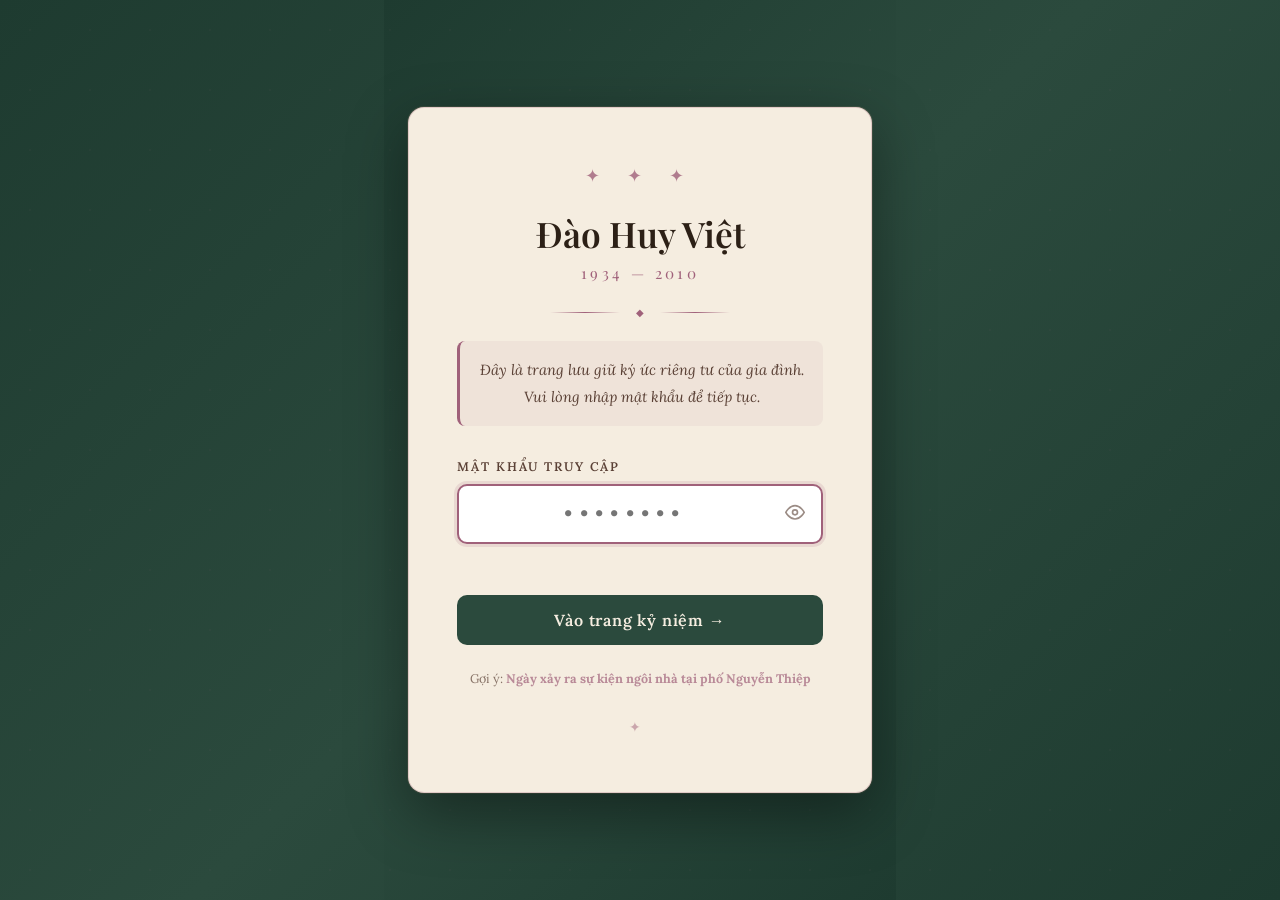
<file: index.html>
<!DOCTYPE html>
<html lang="vi">
<head>
    <meta charset="UTF-8">
    <meta name="viewport" content="width=device-width, initial-scale=1.0">
    <title>Kỷ Niệm Về Ông Nội Đào Huy Việt (1934 – 2010)</title>
    <meta name="description" content="Trang web lưu giữ kỷ niệm, hình ảnh và những dấu mốc cuộc đời của Ông nội Đào Huy Việt (1934 - 2010) qua từng giai đoạn lịch sử.">
    
    <!-- Google Fonts -->
    <link rel="preconnect" href="https://fonts.googleapis.com">
    <link rel="preconnect" href="https://fonts.gstatic.com" crossorigin>
    <link href="https://fonts.googleapis.com/css2?family=Dancing+Script:wght@500;600;700&family=Lora:ital,wght@0,400;0,500;0,600;0,700;1,400;1,500&family=Playfair+Display:ital,wght@0,400;0,500;0,600;0,700;1,400;1,600&display=swap" rel="stylesheet">
    
    <!-- Main Stylesheet -->
    <link rel="stylesheet" href="css/style.css">
</head>
<body>
<script>
  if (sessionStorage.getItem('dhv_auth') !== 'ok') {
    window.location.replace('password.html');
  }
</script>

    <!-- Hero Section -->
    <header id="hero" class="hero">
        <div class="hero-overlay"></div>
        <div class="hero-content">
            <div class="hero-ornament top">✦ ✦ ✦</div>
            
            <h1 class="hero-title">Đào Huy Việt</h1>
            <p class="hero-years">1934 — 2010</p>
            
            <div class="hero-divider">
                <span class="divider-line"></span>
                <span class="divider-diamond">◆</span>
                <span class="divider-line"></span>
            </div>
            
            <h2 class="hero-subtitle">Người Cha, Người Ông Kính Yêu</h2>
            
            <div class="hero-dedication">
                <p>“Con cháu về sau sẽ luôn nhớ đến ông.</p>
                <p>Hình ảnh và những lời dạy của ông vẫn luôn </p>
                <p>sống mãi trong tâm trí và trái tim của con cháu về sau.”</p>
            </div>
            
            <div class="hero-actions">
                <a href="#intro-section" class="btn btn-primary">
                    <span>Đọc Về Mục Đích & Giới Thiệu</span>
                    <svg width="18" height="18" viewBox="0 0 24 24" fill="none" stroke="currentColor" stroke-width="2"><path d="M7 13l5 5 5-5M7 6l5 5 5-5"/></svg>
                </a>
                <a href="#timeline-content" class="btn btn-secondary">
                    <span>Xem Các Mốc Kỷ Niệm</span>
                </a>
            </div>
            
            <div class="hero-ornament bottom">✦</div>
        </div>
        
        <div class="scroll-indicator" id="scroll-indicator">
            <span class="scroll-text">Khám phá hành trình</span>
            <div class="scroll-arrow">
                <svg width="24" height="24" viewBox="0 0 24 24" fill="none" stroke="currentColor" stroke-width="2">
                    <path d="M12 5v14M5 12l7 7 7-7"/>
                </svg>
            </div>
        </div>
    </header>

    <!-- Navigation Bar (Sticky) -->
    <nav id="main-nav" class="main-nav">
        <div class="nav-inner">
            <a href="#hero" class="nav-brand">
                <span class="brand-sub">Kỷ niệm</span>
                <span class="brand-main"> về ông Việt </span>
            </a>
            
            <button class="nav-toggle" aria-label="Mở menu điều hướng" id="nav-toggle">
                <span></span>
                <span></span>
                <span></span>
            </button>
            
            <ul class="nav-links" id="nav-links">
                <!-- Dynamically populated by app.js -->
            </ul>
        </div>
    </nav>

    <!-- Introduction & Purpose Section -->
    <section id="intro-section" class="intro-section">
        <div class="section-inner">
            <div class="intro-card fade-in">
                <div class="intro-badge">Giới thiệu & Mục đích</div>
                <h2 class="intro-heading">Nơi Lưu Giữ Những Ký Ức Vô Giá Về Ông Nội</h2>
                <div class="intro-text">
                    <p>
                        Trang web này được xây dựng với tâm nguyện chân thành và thiêng liêng: 
                        <strong>làm nơi lưu trữ trọn vẹn những ký ức, tư liệu hình ảnh và câu chuyện cuộc đời của Ông nội – Đào Huy Việt (1934 – 2010)</strong>.
                    </p>
                    <p>
                        Sinh ra tại Hà Nội trong những năm tháng đất nước còn chìm trong khói lửa chiến tranh, Ông đã trải qua thời thơ ấu gian lao, tự lập từ năm 13 tuổi, học nghề cơ khí đúc tiện, phụ giúp nuôi gia đình đông con, và rồi kiên cường ở lại Thủ đô gìn giữ mái ấm khi gia đình phân ly năm 1954. Suốt hơn 34 năm tận tụy cống hiến cho ngành kỹ thuật quân sự quốc phòng, xây dựng tổ ấm hạnh phúc cùng Bà nội Nguyễn Thị Hợp, cho đến những năm tháng tuổi già an yên bế bồng, chở che đàn con đàn cháu.
                    </p>
                    <p class="intro-highlight">
                        <em>“Mỗi bức ảnh, mỗi dòng ghi chú trong cuốn Photobook này là một mảnh ghép của lịch sử, của tình thân gia đình, để các thế hệ con cháu hôm nay và mai sau luôn nhớ về nguồn cội, tự hào và noi gương sống của Ông.”</em>
                    </p>
                </div>

                <!-- 5 Life Stages Navigation Cards -->
                <div class="stages-overview">
                    <h3 class="stages-title">Năm Giai Đoạn Cuộc Đời</h3>
                    <div class="stages-grid" id="stages-grid">
                        <a href="#section-P1" class="stage-card">
                            <div class="stage-icon">🌱</div>
                            <div class="stage-badge">Giai đoạn 1</div>
                            <h4 class="stage-name">Thời Tuổi Trẻ & 34 Năm Công Tác</h4>
                            <p class="stage-years">1934 — 1988</p>
                            <span class="stage-desc">Gia thế, học nghề đúc, thử thách chia ly 1954 và 34 năm cống hiến cho Quân đội</span>
                        </a>
                        
                        <a href="#section-P2" class="stage-card">
                            <div class="stage-icon">💒</div>
                            <div class="stage-badge">Giai đoạn 2</div>
                            <h4 class="stage-name">Lập Gia Đình & Xây Đắp Mái Ấm</h4>
                            <p class="stage-years">1955 — 2001</p>
                            <span class="stage-desc">Mối tình cùng Bà Hợp, đám cưới phố cổ 1957, sinh 3 con, ngày đại đoàn tụ 1976</span>
                        </a>
                        
                        <a href="#section-P3" class="stage-card">
                            <div class="stage-icon">👶</div>
                            <div class="stage-badge">Giai đoạn 3</div>
                            <h4 class="stage-name">Vui Vầy Bên Con Cháu (Phần 1)</h4>
                            <p class="stage-years">2002 — 2007</p>
                            <span class="stage-desc">Đón các cháu ngoại, cháu nội về nước, sinh nhật, những chuyến đi chơi đầy ắp tiếng cười</span>
                        </a>
                        
                        <a href="#section-P4" class="stage-card">
                            <div class="stage-icon">🎈</div>
                            <div class="stage-badge">Giai đoạn 4</div>
                            <h4 class="stage-name">Vui Vầy Bên Con Cháu (Phần 2)</h4>
                            <p class="stage-years">2008 — 2010</p>
                            <span class="stage-desc">Kỷ niệm sinh nhật, công viên Thủ Lệ, khu sinh thái Cọ Xanh, tình yêu thương vô bờ</span>
                        </a>
                        
                        <a href="#section-P5" class="stage-card">
                            <div class="stage-icon">🏠</div>
                            <div class="stage-badge">Giai đoạn 5</div>
                            <h4 class="stage-name">Với Họ Hàng & Những Ngôi Nhà Kỷ Niệm</h4>
                            <p class="stage-years">Đa thời kỳ (1966 — 2020)</p>
                            <span class="stage-desc">Bom Mỹ dội Nguyễn Thiếp 1966, thoát chết gang tấc, xây lại nhà và những lần chuyển tổ ấm</span>
                        </a>
                    </div>
                </div>

                <!-- Fast Milestone Bar -->
                <div class="milestones-bar">
                    <span class="milestones-label">Mốc sự kiện nhanh:</span>
                    <div class="milestones-tags">
                        <span class="m-tag" onclick="scrollToYear('1934')">1934</span>
                        <span class="m-tag" onclick="scrollToYear('1949')">1949</span>
                        <span class="m-tag" onclick="scrollToYear('1954')">1954</span>
                        <span class="m-tag" onclick="scrollToYear('1957')">1957</span>
                        <span class="m-tag" onclick="scrollToYear('1966')">1966</span>
                        <span class="m-tag" onclick="scrollToYear('1976')">1976</span>
                        <span class="m-tag" onclick="scrollToYear('1982')">1982</span>
                        <span class="m-tag" onclick="scrollToYear('1989')">1989</span>
                        <span class="m-tag" onclick="scrollToYear('1991')">1991</span>
                        <span class="m-tag" onclick="scrollToYear('1997')">1997</span>
                        <span class="m-tag" onclick="scrollToYear('2002')">2002</span>
                        <span class="m-tag" onclick="scrollToYear('2005')">2005</span>
                        <span class="m-tag" onclick="scrollToYear('2008')">2008</span>
                        <span class="m-tag" onclick="scrollToYear('2010')">2010</span>
                    </div>
                </div>

            </div>
        </div>
    </section>

    <!-- Main Timeline Container -->
    <main id="timeline-content">
        <!-- Will be rendered dynamically by app.js from window.MEMORIAL_DATA -->
        <div class="timeline-loading">
            <div class="spinner"></div>
            <p>Đang tải toàn bộ dữ liệu kỷ niệm và 238 hình ảnh...</p>
        </div>
    </main>

    <!-- Lời Tri Ân – Hà Nội, 2020 (Được chuyển vào cuối trang theo yêu cầu) -->
    <section id="closing-memorial" class="closing-memorial">
        <div class="section-inner">
            <div class="closing-card fade-in">
                <div class="closing-ornament">✦ ✦ ✦</div>
                <h2 class="closing-city-year">Hà Nội — 2020</h2>
                <div class="closing-divider">
                    <span class="divider-line"></span>
                    <span class="divider-diamond">◆</span>
                    <span class="divider-line"></span>
                </div>
                <div class="closing-dedication">
                    <p class="closing-line">Cuốn album này như một sự tri ân, tưởng nhớ</p>
                    <p class="closing-line">Người cha, Người ông thân yêu của chúng tôi.</p>
                    <p class="closing-line highlight">Ông đã đi xa 10 năm,</p>
                    <p class="closing-line">nhưng hình ảnh và tình yêu thương của Ông</p>
                    <p class="closing-line">vẫn còn đầy ắp trong tâm trí chúng tôi.</p>
                </div>
                <div class="closing-ornament bottom">✦</div>
            </div>
        </div>
    </section>

    <!-- Lightbox Modal -->
    <div id="lightbox" class="lightbox" role="dialog" aria-modal="true" aria-label="Xem ảnh phóng to">
        <button class="lightbox-close" id="lightbox-close" aria-label="Đóng">&times;</button>
        <button class="lightbox-prev" id="lightbox-prev" aria-label="Ảnh trước">
            <svg width="28" height="28" viewBox="0 0 24 24" fill="none" stroke="currentColor" stroke-width="2">
                <path d="M15 18l-6-6 6-6"/>
            </svg>
        </button>
        <button class="lightbox-next" id="lightbox-next" aria-label="Ảnh sau">
            <svg width="28" height="28" viewBox="0 0 24 24" fill="none" stroke="currentColor" stroke-width="2">
                <path d="M9 18l6-6-6-6"/>
            </svg>
        </button>
        
        <div class="lightbox-content">
            <div class="lightbox-img-wrapper">
                <img id="lightbox-img" src="" alt="Ảnh kỷ niệm">
            </div>
            <div class="lightbox-info">
                <div id="lightbox-counter" class="lightbox-counter">1 / 238</div>
                <div id="lightbox-caption" class="lightbox-caption"></div>
            </div>
        </div>
    </div>

    <!-- Music Player (Floating in bottom-right) -->
    <div id="music-player" class="music-player" title="Bản nhạc tưởng nhớ: https://www.youtube.com/watch?v=SgUHZ_G9uCA">
        <button id="music-toggle" class="music-toggle" aria-label="Bật / Tắt nhạc">
            <svg class="icon-play" width="22" height="22" viewBox="0 0 24 24" fill="currentColor">
                <path d="M8 5v14l11-7z"/>
            </svg>
            <svg class="icon-pause" width="22" height="22" viewBox="0 0 24 24" fill="currentColor" style="display:none;">
                <path d="M6 19h4V5H6v14zm8-14v14h4V5h-4z"/>
            </svg>
        </button>
        <div class="music-info">
            <span class="music-title">BẤM VÀO ĐÂY</span>
            <div class="music-visualizer">
                <span class="bar"></span>
                <span class="bar"></span>
                <span class="bar"></span>
                <span class="bar"></span>
            </div>
        </div>
    </div>

    <!-- YouTube Hidden Player Container -->
    <div id="yt-player-container" style="position:fixed;top:-9999px;left:-9999px;width:1px;height:1px;overflow:hidden;opacity:0;pointer-events:none;">
        <div id="yt-player"></div>
    </div>

    <!-- Site Footer -->
    <footer class="site-footer">
        <div class="footer-content">
            <div class="footer-ornament">✦ ✦ ✦</div>
            <p class="footer-location">Hà Nội, 2020</p>
            <p class="footer-love">“Với tất cả lòng biết ơn và tình yêu thương vô bờ”</p>
            <div class="footer-divider">
                <span class="divider-line"></span>
                <span class="divider-diamond">◆</span>
                <span class="divider-line"></span>
            </div>
            <p class="footer-name">Kính dâng Ông nội Đào Huy Việt (1934 – 2010)</p>
            <p class="footer-family">Gia đình các con: Khánh Hòa, Kim Chi, Đình Khả cùng các cháu: Ngân, Cúc, Trang, Đức Anh kính lập</p>
        </div>
    </footer>

    <!-- Scripts: First load inline/bundled data, then app logic -->
    <script src="js/data.js"></script>
    <script src="js/app.js"></script>
</body>
</html>
</file>
<file: css/style.css>
/* =============================================
   MEMORIAL – Đào Huy Việt (1934-2010)
   Palette: Thập niên 90 (Dusty Rose + Forest Green + Warm Parchment)
   ============================================= */

/* === RESET & BASE === */
*, *::before, *::after { margin: 0; padding: 0; box-sizing: border-box; }

:root {
    /* 90s palette: warm parchment bg + dusty mauve accent + forest green dark */
    --bg-primary:  #F2EBD9;
    --bg-alt:      #E8DFC9;
    --bg-card:     #FBF7EF;
    --bg-dark:     #2B4A3D;
    --text-primary:   #2C2016;
    --text-secondary: #5A4035;
    --text-light:     #8A6E60;
    --accent:         #A0617A;
    --accent-dark:    #7D4A5E;
    --accent-muted:   #906070;
    --timeline-line:  #C8A898;
    --gold-light:     #C9A880;
    --cream:          #F5EDE0;
    --shadow-soft:    rgba(43, 74, 61, 0.07);
    --shadow-medium:  rgba(43, 74, 61, 0.15);
    --shadow-deep:    rgba(43, 74, 61, 0.26);
    --font-heading:   'Playfair Display', Georgia, serif;
    --font-body:      'Lora', Georgia, serif;
    --font-deco:      'Dancing Script', cursive;
    --max-w: 1200px;
    --tr: 0.3s ease;
}

html { scroll-behavior: smooth; font-size: 16px; }

body {
    font-family: var(--font-body);
    color: var(--text-primary);
    background: var(--bg-primary);
    line-height: 1.8;
    -webkit-font-smoothing: antialiased;
    overflow-x: hidden;
}

img { max-width: 100%; height: auto; display: block; }

/* === HERO === */
.hero {
    position: relative;
    min-height: 92vh;
    display: flex; align-items: center; justify-content: center;
    background: linear-gradient(135deg, #1E3B30 0%, #2B4A3D 40%, #3A5E50 60%, #2B4A3D 80%, #1E3B30 100%);
    overflow: hidden;
    padding: 4rem 1.5rem 5rem;
}

.hero::before {
    content: '';
    position: absolute; inset: 0;
    background:
        radial-gradient(ellipse at 20% 50%, rgba(160,97,122,.2) 0%, transparent 50%),
        radial-gradient(ellipse at 80% 50%, rgba(160,97,122,.13) 0%, transparent 50%);
    pointer-events: none;
}

.hero-overlay {
    position: absolute; inset: 0;
    background: url("data:image/svg+xml,%3Csvg width='60' height='60' viewBox='0 0 60 60' xmlns='http://www.w3.org/2000/svg'%3E%3Cg fill='%23A0617A' fill-opacity='0.05'%3E%3Ccircle cx='30' cy='30' r='1'/%3E%3C/g%3E%3C/svg%3E");
    pointer-events: none;
}

.hero-content {
    position: relative; z-index: 2;
    text-align: center; padding: 2.5rem 1.5rem;
    max-width: 820px;
    animation: fadeInUp 1.2s ease-out;
}

.hero-ornament { color: var(--accent); font-size: 1.3rem; letter-spacing: .8rem; opacity: .85; margin-bottom: 1.2rem; }
.hero-ornament.bottom { margin: 2.2rem 0 0; }

.hero-title {
    font-family: var(--font-heading);
    font-size: clamp(2.8rem, 6.5vw, 4.6rem);
    color: #F5EDE0; font-weight: 600; letter-spacing: .04em;
    margin-bottom: .4rem; text-shadow: 0 3px 25px rgba(0,0,0,.4);
}

.hero-years {
    font-family: var(--font-heading);
    font-size: 1.3rem; color: var(--gold-light);
    letter-spacing: .28em; font-weight: 400; margin-bottom: .5rem;
}

.hero-divider, .closing-divider, .footer-divider {
    display: flex; align-items: center; justify-content: center;
    gap: 1.2rem; margin: 1.2rem 0;
}
.divider-line {
    display: block; width: 90px; height: 1px;
    background: linear-gradient(90deg, transparent, var(--accent), transparent);
}
.divider-diamond { color: var(--accent); font-size: .7rem; opacity: .85; }

.hero-subtitle {
    font-family: var(--font-deco);
    font-size: clamp(1.8rem, 4vw, 2.8rem);
    color: var(--accent); font-weight: 600; margin-bottom: .5rem;
}

.hero-dedication {
    margin-top: 1.2rem; padding: 1.8rem 2rem;
    border-top: 1px solid rgba(160,97,122,.25);
    border-bottom: 1px solid rgba(160,97,122,.25);
    background: rgba(0,0,0,.18); border-radius: 8px;
}
.hero-dedication p {
    font-size: clamp(.95rem, 1.9vw, 1.1rem);
    color: rgba(245,237,224,.92); line-height: 2; font-style: italic;
}

.hero-actions { display: flex; gap: 1.2rem; justify-content: center; flex-wrap: wrap; margin: 2.2rem 0 1rem; }

.btn {
    display: inline-flex; align-items: center; gap: .5rem;
    padding: .85rem 1.8rem; border-radius: 30px;
    font-family: var(--font-body); font-size: .92rem;
    text-decoration: none; font-weight: 500; cursor: pointer;
    transition: all var(--tr);
}
.btn-primary {
    background: var(--accent); color: #FFF;
    box-shadow: 0 4px 15px rgba(160,97,122,.4); border: 1px solid transparent;
}
.btn-primary:hover { background: #b87090; transform: translateY(-2px); box-shadow: 0 6px 20px rgba(160,97,122,.5); }
.btn-secondary {
    background: rgba(245,237,224,.12); color: var(--cream);
    border: 1px solid rgba(160,97,122,.45);
}
.btn-secondary:hover { background: rgba(245,237,224,.22); border-color: var(--accent); transform: translateY(-2px); color: #FFF; }

/* Scroll indicator */
.scroll-indicator {
    position: absolute; bottom: 1.8rem; left: 50%;
    transform: translateX(-50%);
    display: flex; flex-direction: column; align-items: center; gap: .4rem;
    z-index: 2; cursor: pointer;
}
.scroll-text { font-size: .75rem; color: var(--gold-light); letter-spacing: .12em; text-transform: uppercase; opacity: .7; }
.scroll-arrow { color: var(--accent); animation: bounceDown 2s ease-in-out infinite; }

/* === NAVIGATION === */
.main-nav {
    position: fixed; top: 0; left: 0; right: 0; z-index: 1000;
    background: rgba(242,235,217,.97);
    backdrop-filter: blur(12px); -webkit-backdrop-filter: blur(12px);
    border-bottom: 1px solid rgba(160,97,122,.25);
    transform: translateY(-100%); transition: transform .4s ease;
    box-shadow: 0 2px 15px var(--shadow-soft);
}
.main-nav.visible { transform: translateY(0); }

.nav-inner {
    max-width: var(--max-w); margin: 0 auto; padding: 0 1.5rem;
    display: flex; align-items: center; height: 62px;
}
.nav-brand { display: flex; flex-direction: column; text-decoration: none; margin-right: 2rem; white-space: nowrap; }
.nav-brand .brand-sub { font-size: .65rem; text-transform: uppercase; letter-spacing: .15em; color: var(--accent-muted); }
.nav-brand .brand-main { font-family: var(--font-deco); font-size: 1.35rem; color: var(--text-primary); font-weight: 600; line-height: 1; }

.nav-links { list-style: none; display: flex; flex: 1; overflow-x: auto; scrollbar-width: none; -webkit-overflow-scrolling: touch; }
.nav-links::-webkit-scrollbar { display: none; }
.nav-links li a {
    display: block; padding: .5rem .9rem;
    font-size: .82rem; color: var(--text-secondary);
    text-decoration: none; white-space: nowrap;
    border-bottom: 2px solid transparent;
    transition: color var(--tr), border-color var(--tr);
}
.nav-links li a:hover, .nav-links li a.active { color: var(--accent); border-bottom-color: var(--accent); }

.nav-toggle {
    display: none; flex-direction: column; gap: 5px;
    background: none; border: none; cursor: pointer; padding: 5px; margin-left: auto;
}
.nav-toggle span { display: block; width: 22px; height: 2px; background: var(--text-primary); border-radius: 1px; transition: var(--tr); }
.nav-toggle.open span:nth-child(1) { transform: rotate(45deg) translate(5px,5px); }
.nav-toggle.open span:nth-child(2) { opacity: 0; }
.nav-toggle.open span:nth-child(3) { transform: rotate(-45deg) translate(5px,-5px); }

/* === INTRO SECTION === */
.intro-section { padding: 5.5rem 1.5rem; background: var(--bg-primary); }
.intro-card {
    max-width: 1040px; margin: 0 auto; background: var(--bg-card);
    padding: 3.5rem 3rem; border-radius: 12px;
    border: 1px solid rgba(160,97,122,.2);
    box-shadow: 0 10px 35px var(--shadow-soft);
}
.intro-badge {
    display: inline-block; text-transform: uppercase;
    font-size: .75rem; letter-spacing: .15em; color: var(--accent);
    background: rgba(160,97,122,.12); padding: .35rem 1rem;
    border-radius: 20px; margin-bottom: 1.2rem; font-weight: 600;
}
.intro-heading { font-family: var(--font-heading); font-size: clamp(1.8rem,3.5vw,2.5rem); color: var(--text-primary); margin-bottom: 1.6rem; line-height: 1.35; font-weight: 600; }
.intro-text p { font-size: 1.05rem; color: var(--text-secondary); line-height: 1.95; margin-bottom: 1.2rem; text-align: justify; }
.intro-text strong { color: var(--text-primary); font-weight: 600; }
.intro-highlight { background: var(--bg-alt); border-left: 3px solid var(--accent); padding: 1.2rem 1.6rem; border-radius: 0 8px 8px 0; margin-top: 1.6rem; color: var(--text-primary) !important; }

/* Stage cards */
.stages-overview { margin-top: 3.5rem; padding-top: 2.5rem; border-top: 1px solid rgba(160,97,122,.2); }
.stages-title { font-family: var(--font-heading); font-size: 1.5rem; color: var(--text-primary); text-align: center; margin-bottom: 2rem; font-weight: 600; }
.stages-grid { display: grid; grid-template-columns: repeat(auto-fit,minmax(280px,1fr)); gap: 1.3rem; }
.stage-card {
    display: flex; flex-direction: column;
    background: var(--bg-primary); border: 1px solid rgba(160,97,122,.2);
    border-radius: 10px; padding: 1.6rem;
    text-decoration: none; color: inherit;
    transition: all var(--tr); position: relative; overflow: hidden;
}
.stage-card:hover { transform: translateY(-4px); box-shadow: 0 12px 30px var(--shadow-medium); border-color: var(--accent); background: var(--bg-card); }
.stage-icon { font-size: 2.2rem; margin-bottom: .6rem; }
.stage-badge { font-size: .72rem; color: var(--accent); text-transform: uppercase; letter-spacing: .1em; font-weight: 600; }
.stage-name { font-family: var(--font-heading); font-size: 1.2rem; color: var(--text-primary); margin: .3rem 0; font-weight: 600; }
.stage-years { font-size: .88rem; color: var(--accent-muted); font-style: italic; margin-bottom: .6rem; }
.stage-desc { font-size: .88rem; color: var(--text-secondary); line-height: 1.6; }

/* Milestone bar */
.milestones-bar {
    margin-top: 2.8rem; padding: 1.2rem 1.6rem;
    background: var(--bg-alt); border-radius: 8px;
    display: flex; align-items: center; flex-wrap: wrap; gap: .8rem;
    border: 1px solid rgba(160,97,122,.2);
}
.milestones-label { font-size: .88rem; font-weight: 600; color: var(--text-primary); margin-right: .4rem; }
.milestones-tags { display: flex; flex-wrap: wrap; gap: .4rem; }
.m-tag {
    display: inline-block; padding: .3rem .75rem;
    background: var(--bg-card); border: 1px solid rgba(160,97,122,.3);
    border-radius: 16px; font-size: .82rem; color: var(--text-secondary);
    cursor: pointer; transition: all var(--tr); user-select: none;
}
.m-tag:hover { background: var(--accent); color: #FFF; border-color: var(--accent); transform: translateY(-1px); }

/* === TIMELINE SECTIONS === */
.timeline-section { padding: 5rem 1.5rem; position: relative; }
.timeline-section:nth-child(odd)  { background: var(--bg-primary); }
.timeline-section:nth-child(even) { background: var(--bg-alt); }

.section-inner { max-width: var(--max-w); margin: 0 auto; }

.section-header { text-align: center; margin-bottom: 4rem; position: relative; }
.section-header::after { content: ''; display: block; width: 60px; height: 2px; background: var(--accent); margin: 1.5rem auto 0; }
.section-number { font-family: var(--font-deco); font-size: 1.1rem; color: var(--accent); letter-spacing: .15em; display: block; margin-bottom: .5rem; }
.section-title { font-family: var(--font-heading); font-size: clamp(1.8rem,4vw,2.7rem); color: var(--text-primary); font-weight: 600; }
.section-period { font-size: 1rem; color: var(--text-light); margin-top: .5rem; font-style: italic; }

/* Year node */
.timeline-year-node { text-align: center; margin: 3.5rem 0 2rem; position: relative; }
.timeline-year-node::before {
    content: ''; position: absolute; left: 50%; top: 50%;
    transform: translate(-50%,-50%);
    width: 100%; max-width: 480px; height: 1px;
    background: linear-gradient(90deg, transparent, var(--timeline-line), transparent);
    z-index: 1;
}
.timeline-year-badge {
    display: inline-flex; align-items: center; gap: .5rem;
    position: relative; z-index: 2;
    background: var(--bg-dark); color: #EEE9E3;
    padding: .45rem 1.5rem; border-radius: 25px;
    border: 2px solid var(--accent);
    box-shadow: 0 4px 15px var(--shadow-medium);
}
.timeline-year-badge .badge-icon { color: var(--accent); font-size: .95rem; }
.timeline-year-badge .badge-year { font-family: var(--font-heading); font-size: 1.3rem; letter-spacing: .08em; font-weight: 600; }

/* Slide card */
.slide-card {
    margin-bottom: 3.5rem; background: var(--bg-card);
    border-radius: 10px; padding: 2.2rem;
    border: 1px solid rgba(160,97,122,.15);
    box-shadow: 0 4px 20px var(--shadow-soft);
    opacity: 0; transform: translateY(25px);
    transition: opacity .7s ease, transform .7s ease;
}
.slide-card.visible { opacity: 1; transform: translateY(0); }

.slide-title { font-family: var(--font-heading); font-size: 1.35rem; color: var(--text-primary); margin-bottom: .8rem; font-weight: 600; text-align: center; }
.slide-body  { font-size: .98rem; color: var(--text-secondary); line-height: 1.9; margin-bottom: .8rem; text-align: justify; }

.block-lead {
    font-size: 1.02rem; color: var(--text-secondary); line-height: 1.85;
    margin-bottom: 1.8rem; text-align: justify;
    background: var(--bg-alt); padding: 1.2rem 1.6rem;
    border-radius: 8px; border-left: 3px solid var(--accent);
}

/* === 3-COLUMN PHOTO GRID === */
.photo-grid {
    display: grid;
    grid-template-columns: repeat(3,1fr) !important;
    gap: 1.5rem; max-width: 1080px; margin: 1.5rem auto 0; align-items: stretch;
}
.photo-card {
    background: var(--bg-card); border-radius: 8px; overflow: hidden;
    border: 1px solid rgba(160,97,122,.2);
    box-shadow: 0 4px 15px var(--shadow-soft);
    display: flex; flex-direction: column; cursor: pointer;
    transition: transform .35s ease, box-shadow .35s ease, border-color .35s ease;
}
.photo-card:hover { transform: translateY(-5px); box-shadow: 0 12px 28px var(--shadow-medium); border-color: var(--accent); }

.photo-thumb-wrapper {
    position: relative; width: 100%; aspect-ratio: 4/3;
    overflow: hidden; background: #DDD5C5;
}
.photo-thumb-wrapper img { width: 100%; height: 100%; object-fit: cover; object-position: center; transition: transform .5s ease; display: block; }
.photo-thumb-wrapper:hover img { transform: scale(1.05); }

.photo-overlay {
    position: absolute; inset: 0;
    background: linear-gradient(to top, rgba(43,74,61,.55) 0%, transparent 60%);
    opacity: 0; transition: opacity .35s ease;
    display: flex; align-items: center; justify-content: center;
}
.photo-thumb-wrapper:hover .photo-overlay { opacity: 1; }
.zoom-icon {
    background: rgba(43,74,61,.88); color: #FFF;
    font-size: .92rem; padding: .4rem .85rem;
    border-radius: 20px; border: 1px solid var(--accent);
    letter-spacing: .05em; font-weight: 500;
}

.photo-card-caption {
    padding: .8rem 1rem; font-size: .85rem;
    color: var(--text-secondary); line-height: 1.5;
    background: var(--bg-card); border-top: 1px solid rgba(160,97,122,.15);
    flex-grow: 1; display: flex; align-items: center; font-style: italic;
}

/* === CLOSING MEMORIAL === */
.closing-memorial {
    padding: 5.5rem 1.5rem;
    background: linear-gradient(180deg, var(--bg-alt) 0%, var(--bg-primary) 100%);
    text-align: center;
}
.closing-card {
    max-width: 840px; margin: 0 auto; background: var(--bg-card);
    padding: 4rem 3rem; border-radius: 12px;
    border: 1px solid rgba(160,97,122,.2);
    box-shadow: 0 10px 35px var(--shadow-soft);
}
.closing-city-year { font-family: var(--font-heading); font-size: clamp(2.2rem,4.5vw,3rem); color: var(--text-primary); margin-bottom: .4rem; letter-spacing: .06em; font-weight: 600; }
.closing-divider { margin: 1.2rem 0 2.2rem; }
.closing-dedication { margin: 0 auto; max-width: 660px; }
.closing-line { font-family: var(--font-body); font-size: clamp(1.1rem,2.2vw,1.3rem); color: var(--text-secondary); line-height: 2.1; font-style: italic; margin-bottom: .4rem; }
.closing-line.highlight { color: var(--accent-dark); font-weight: 600; font-style: normal; }
.closing-ornament { color: var(--accent); font-size: 1.2rem; letter-spacing: .8rem; opacity: .75; margin-bottom: 1.5rem; }
.closing-ornament.bottom { margin-top: 2.2rem; margin-bottom: 0; }

/* === LIGHTBOX === */
.lightbox {
    display: none; position: fixed; inset: 0; z-index: 10000;
    background: rgba(15,12,10,.96); align-items: center; justify-content: center;
    backdrop-filter: blur(10px); -webkit-backdrop-filter: blur(10px); padding: 1.5rem;
}
.lightbox.active { display: flex; animation: fadeIn .25s ease; }
.lightbox-content { max-width: 92vw; max-height: 92vh; display: flex; flex-direction: column; align-items: center; justify-content: center; }
.lightbox-img-wrapper { max-width: 88vw; max-height: 72vh; display: flex; align-items: center; justify-content: center; }
.lightbox-content img { max-width: 88vw; max-height: 72vh; object-fit: contain; border-radius: 4px; box-shadow: 0 5px 40px rgba(0,0,0,.6); border: 1px solid rgba(160,97,122,.3); }
.lightbox-info { margin-top: 1rem; text-align: center; max-width: 720px; }
.lightbox-counter { font-size: .82rem; color: var(--accent); letter-spacing: .12em; margin-bottom: .3rem; font-weight: 500; }
.lightbox-caption { font-family: var(--font-body); font-size: .95rem; color: var(--gold-light); line-height: 1.6; font-style: italic; max-height: 12vh; overflow-y: auto; }

.lightbox-close {
    position: absolute; top: 1.2rem; right: 1.5rem;
    background: none; border: none; color: var(--gold-light);
    font-size: 2.4rem; cursor: pointer; z-index: 10;
    width: 44px; height: 44px; display: flex; align-items: center; justify-content: center;
    transition: color var(--tr), transform var(--tr); line-height: 1;
}
.lightbox-close:hover { color: white; transform: scale(1.1); }

.lightbox-prev, .lightbox-next {
    position: absolute; top: 50%; transform: translateY(-50%);
    background: rgba(160,97,122,.2); border: 1px solid rgba(160,97,122,.4);
    border-radius: 50%; width: 50px; height: 50px;
    display: flex; align-items: center; justify-content: center;
    color: var(--gold-light); cursor: pointer; transition: all var(--tr); z-index: 10;
}
.lightbox-prev { left: 1.5rem; }
.lightbox-next { right: 1.5rem; }
.lightbox-prev:hover, .lightbox-next:hover { background: rgba(160,97,122,.5); color: white; transform: translateY(-50%) scale(1.06); }

/* === MUSIC PLAYER === */
.music-player {
    position: fixed; bottom: 2rem; right: 2rem; z-index: 9000;
    display: flex; align-items: center; gap: .8rem;
    background: rgba(27,56,45,.94);
    backdrop-filter: blur(12px); -webkit-backdrop-filter: blur(12px);
    padding: .6rem 1.1rem .6rem .7rem;
    border-radius: 50px; box-shadow: 0 4px 25px rgba(0,0,0,.35);
    border: 1px solid rgba(160,97,122,.35);
    transition: transform var(--tr), box-shadow var(--tr);
}
.music-player:hover { transform: translateY(-2px); box-shadow: 0 6px 30px rgba(0,0,0,.45); }
.music-toggle {
    background: var(--accent); border: none; color: #FFF; cursor: pointer;
    width: 38px; height: 38px; display: flex; align-items: center; justify-content: center;
    border-radius: 50%; transition: all var(--tr); flex-shrink: 0;
}
.music-toggle:hover { background: var(--accent-dark); transform: scale(1.05); }
.music-info { display: flex; flex-direction: column; gap: 3px; }
.music-title { font-size: .72rem; color: var(--gold-light); letter-spacing: .05em; font-weight: 500; white-space: nowrap; }
.music-visualizer { display: flex; align-items: flex-end; gap: 2.5px; height: 16px; }
.music-visualizer .bar { width: 3px; background: var(--accent); border-radius: 1px; height: 3px; transition: height .1s ease; }
.music-player.playing .music-visualizer .bar { animation: visualize .8s ease-in-out infinite; }
.music-player.playing .bar:nth-child(1) { animation-delay: 0s; }
.music-player.playing .bar:nth-child(2) { animation-delay: .15s; }
.music-player.playing .bar:nth-child(3) { animation-delay: .3s; }
.music-player.playing .bar:nth-child(4) { animation-delay: .45s; }

/* === FOOTER === */
.site-footer {
    background: linear-gradient(135deg, #1E3B30, #2B4A3D);
    padding: 5rem 1.5rem; text-align: center; color: #F5EDE0;
}
.footer-content { max-width: 680px; margin: 0 auto; }
.footer-ornament { color: var(--accent); font-size: 1rem; letter-spacing: .8rem; opacity: .6; margin-bottom: 1.8rem; }
.footer-location { font-family: var(--font-heading); font-size: 1.5rem; color: var(--gold-light); margin-bottom: .5rem; }
.footer-love { font-family: var(--font-deco); font-size: 1.35rem; color: var(--accent); margin-bottom: 1.8rem; }
.footer-divider { margin-bottom: 1.5rem; }
.footer-divider .divider-line { width: 60px; }
.footer-name { font-family: var(--font-heading); font-size: 1.1rem; color: var(--gold-light); letter-spacing: .05em; margin-bottom: .8rem; }
.footer-family { font-size: .88rem; color: rgba(201,180,160,.65); line-height: 1.7; font-style: italic; }

/* === UTILITY === */
.timeline-loading { text-align: center; padding: 5rem 1.5rem; color: var(--text-secondary); }
.spinner {
    width: 40px; height: 40px; margin: 0 auto 1.5rem;
    border: 3px solid rgba(160,97,122,.2); border-top-color: var(--accent);
    border-radius: 50%; animation: spin 1s linear infinite;
}
.scroll-progress { position: fixed; top: 62px; left: 0; height: 3px; background: linear-gradient(90deg, var(--accent), var(--gold-light)); z-index: 999; transition: width .1s linear; width: 0; }
.back-to-top {
    position: fixed; bottom: 2rem; left: 2rem; z-index: 9000;
    width: 44px; height: 44px; border-radius: 50%;
    background: rgba(27,56,45,.9); border: 1px solid rgba(160,97,122,.35);
    color: var(--accent); cursor: pointer;
    display: flex; align-items: center; justify-content: center;
    opacity: 0; transform: translateY(15px); transition: all var(--tr);
    backdrop-filter: blur(10px);
}
.back-to-top.visible { opacity: 1; transform: translateY(0); }
.back-to-top:hover { background: var(--bg-dark); color: #FFF; transform: translateY(-2px); }

/* === KEYFRAMES === */
@keyframes fadeInUp   { from { opacity: 0; transform: translateY(25px); } to { opacity: 1; transform: translateY(0); } }
@keyframes fadeIn     { from { opacity: 0; } to { opacity: 1; } }
@keyframes bounceDown { 0%,100% { transform: translateY(0); opacity: .7; } 50% { transform: translateY(7px); opacity: 1; } }
@keyframes spin       { to { transform: rotate(360deg); } }
@keyframes visualize  { 0%,100% { height: 3px; } 25% { height: 14px; } 50% { height: 7px; } 75% { height: 16px; } }

/* === RESPONSIVE === */
@media (max-width: 768px) {
    .nav-toggle { display: flex; }
    .nav-links {
        position: absolute; top: 62px; left: 0; right: 0;
        background: rgba(242,235,217,.99);
        flex-direction: column; padding: 1rem 0;
        display: none; border-bottom: 1px solid rgba(160,97,122,.2);
        box-shadow: 0 8px 25px var(--shadow-medium);
    }
    .nav-links.open { display: flex; }
    .nav-links li a { padding: .85rem 1.8rem; border-bottom: none; border-left: 3px solid transparent; }
    .nav-links li a.active { border-left-color: var(--accent); }
    .intro-card, .closing-card { padding: 2.2rem 1.5rem; }
    .timeline-section { padding: 3.5rem 1rem; }
    .slide-card { padding: 1.5rem 1rem; }
    .photo-grid { grid-template-columns: 1fr !important; gap: 1rem; }
    .lightbox-prev { left: .5rem; }
    .lightbox-next { right: .5rem; }
    .lightbox-prev, .lightbox-next { width: 42px; height: 42px; }
    .lightbox-content img { max-width: 95vw; max-height: 65vh; }
    .music-player { bottom: 1rem; right: 1rem; padding: .5rem .8rem .5rem .5rem; }
    .music-title { display: none; }
    .back-to-top { bottom: 1rem; left: 1rem; }
    .slide-body { text-align: left; }
}

@media (min-width: 769px) and (max-width: 1024px) {
    .photo-grid { grid-template-columns: repeat(2,1fr) !important; }
}
</file>
